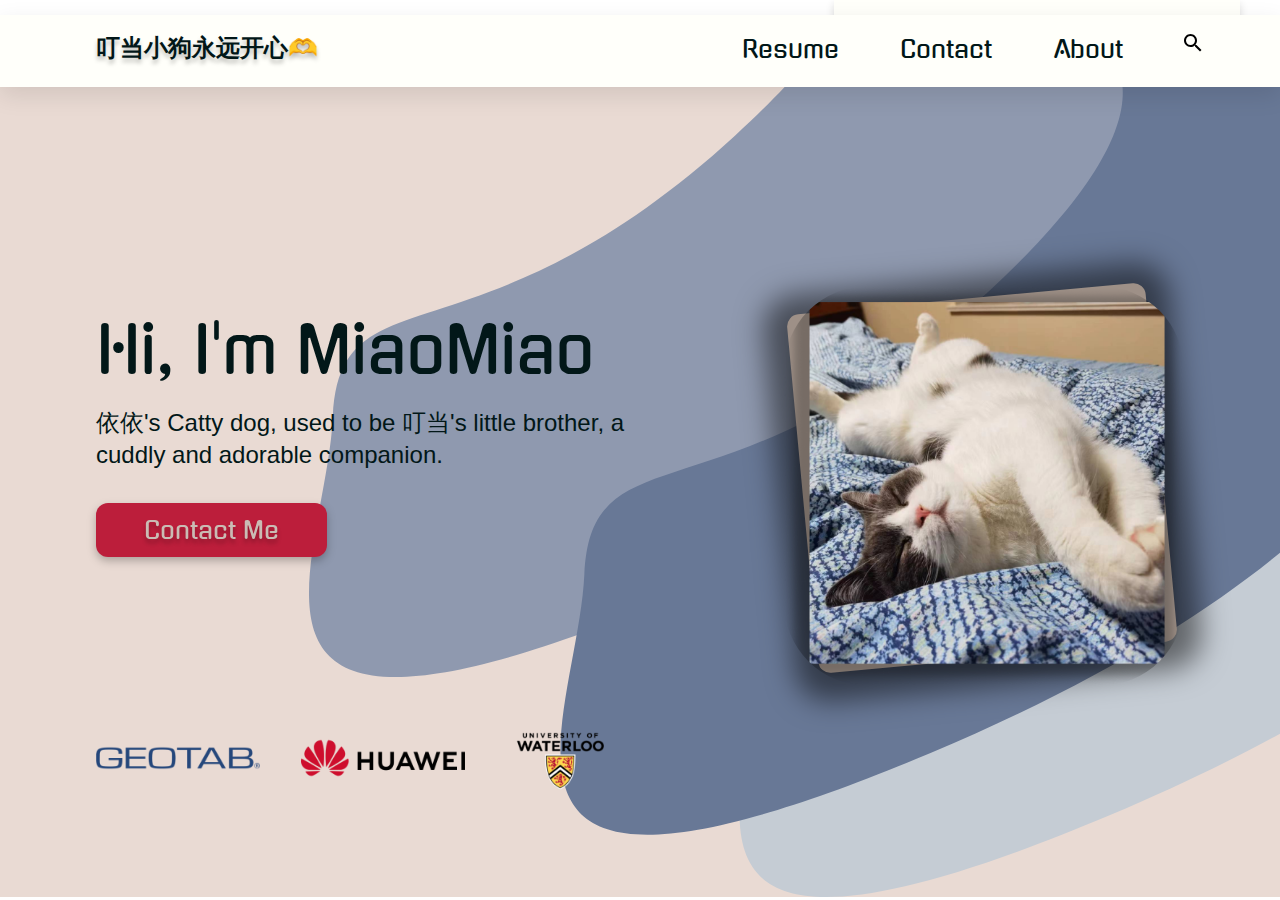
<file: index.html>
<!DOCTYPE html>
<html lang="en">
<head>
    <meta charset="UTF-8">
    <meta http-equiv="X-UA-Compatible" content="IE=edge">
    <meta name="viewport" content="width=device-width, initial-scale=1.0">
    <title>Welcome</title>
    <link rel="stylesheet" href="style.css">
    <link href='https://fonts.googleapis.com/css?family=Gugi' rel='stylesheet'>
<style>
body {
    font-family: 'Gugi';font-size: 22px;
}
</style>
</head>
<body>
    <div class="search-box">
        <input type="text" placeholder="Search anything">
    </div>

    <div class="nav-container">
        <div class="wrapper">
            <nav>
                <div class="logo">  
                    叮当小狗永远开心🫶
                </div>
                
                <ul class="nav-items">
                    <li>
                        <a href="#">Resume</a>
                    </li>
                    <li>
                        <a href="#">Contact</a>
                    </li>
                    <li>
                        <a href="#">About</a>
                    </li>
                    <li>
                        <a class="nav-btn-container" href="#">
                            <img class="search-button" src="images/search-icon.svg" alt="">
                            <img class="close-button" src="images/close-icon.svg" alt="">
                        </a>
                    </li>
                </ul>
            </nav>
        </div>
    </div>

    <div class="header-container">
        <div class="wrapper">
            <header>   
                <div class="profile-content">
                    <h1>Hi, I'm MiaoMiao</h1>
                    <p class="intro">
                        依依's Catty dog, used to be 叮当's little brother, a cuddly and adorable companion.                        
                    </p>
                    <a href="#">
                        Contact Me
                    </a>
                </div>

                <div class="profile-image">
                    <img src="images/photo.png" alt="">
                    <div class="photo-bg"></div>
                </div>
                
            </header>
            <div class="brand-icons">
                <a href="https://www.geotab.com">
                    <img src="images/Geotab-logo.png" alt="">
                </a>
                <a href="https://www.huawei.com/ca/">
                    <img src="images/Huawei-logo.png" alt="">
                </a>
                <a href="https://uwaterloo.ca/">
                    <img src="images/UW-logo.png" alt="">
                </a>
            </div>
        </div>
    </div>
    
    <script src="main.js"></script>
</body>
</html>
</file>
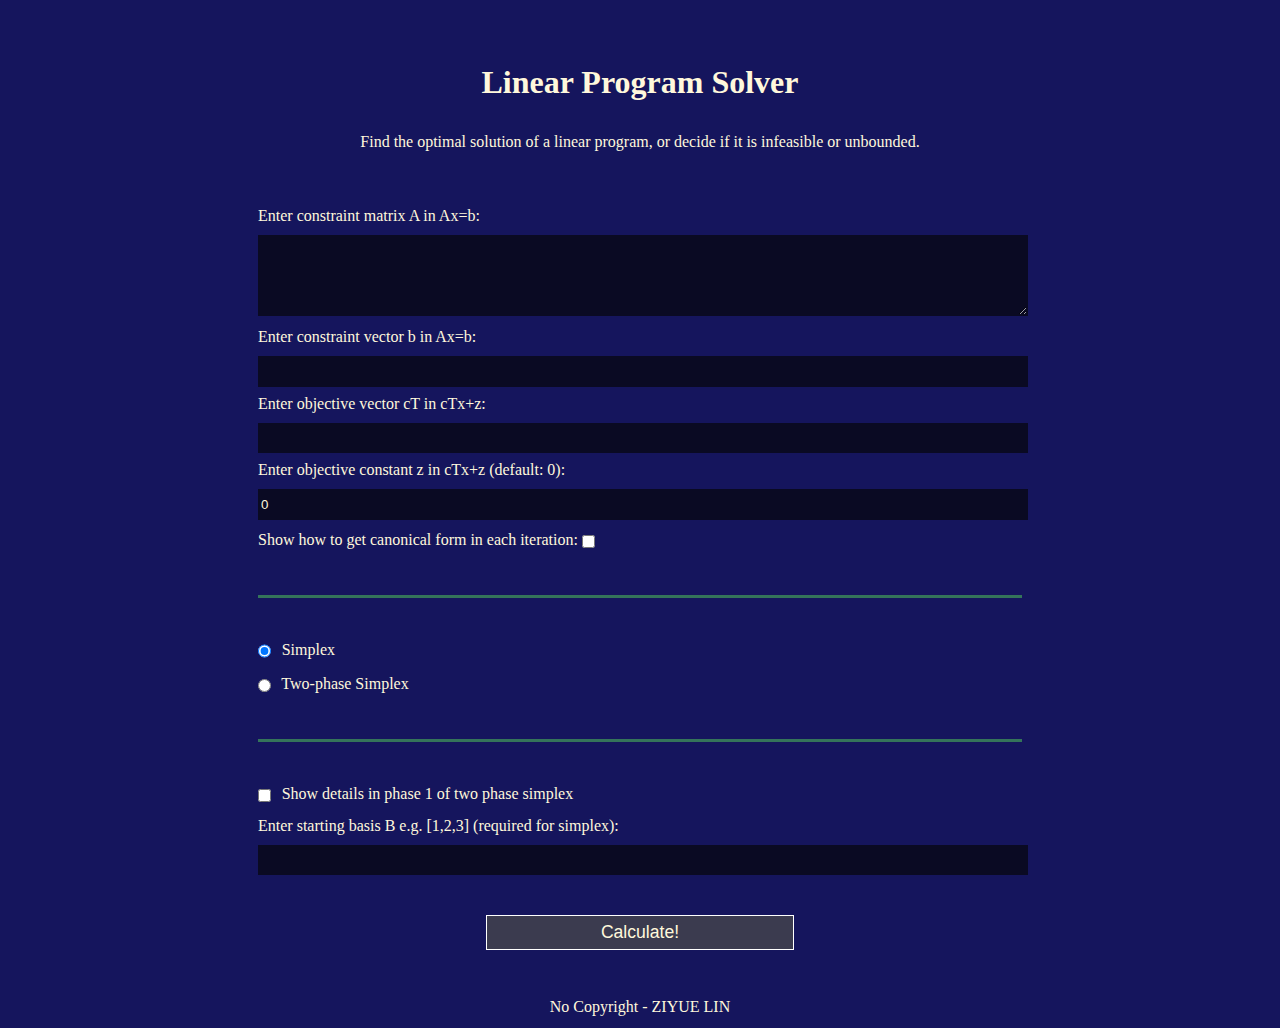
<file: projects/lp-solver.html>
<!DOCTYPE html>
<html>

<head>
    <meta charset="UTF-8">
    <meta http-equiv="X-UA-Compatible" content="IE=edge">
    <meta name="viewport" content="width=device-width, initial-scale=1.0">
    <title>Linear Program Solver</title>
    <link rel="stylesheet" href="../css/lp-solver-style.css">
</head>

<body> 
<h1>Linear Program Solver</h1>
<p>Find the optimal solution of a linear program, or decide if it is infeasible or unbounded.</p>
<form>

    <fieldset>
        <label for="matrix-A">
            Enter constraint matrix A in Ax=b:
            <textarea name="constraint-matrix-A" id="matrix-A" cols="30" rows="5" placeholder="[[1,0,0],[0,1,0],[0,0,1]]" required>

            </textarea>
        </label> 
        <label for="vector-b">
            Enter constraint vector b in Ax=b:
            <input type="text" name="constraint-vector-b" id="vector-b" required />
        </label> 
        <label for="vector-cT">
            Enter objective vector cT in cTx+z:
            <input type="text" name="objective-vector-cT" id="vector-cT" required />
        </label> 
        <label for="constant-z">
            Enter objective constant z in cTx+z (default: 0):
            <input type="int" name="objective-constant-z" id="constant-z" value=0 required />
        </label> 
        <label for="show-canonical"> Show how to get canonical form in each iteration:
            <input type="checkbox" id="show-canonical" class="inline"/>
        </label>
    </fieldset>

    <fieldset>
        <label for="simplex"> 
            <input type="radio" name="problem-type" id="simplex" class="inline" checked/>
            Simplex
        </label>
        <label for="simplex"> 
            <input type="radio" name="problem-type" id="two-phase-simplex" class="inline"/>
            Two-phase Simplex
        </label>
    </fieldset>

    <fieldset>
        <label for="show-phase-1-details" > 
            <input type="checkbox" id="show-phase-1-details" class="inline"/>
            Show details in phase 1 of two phase simplex
        </label>
        <label for="starting-basis">
            Enter starting basis B e.g. [1,2,3] (required for simplex):
            <input type="text" name="starting-basis" id="starting-basis" />
        </label> 
    </fieldset>
    <input type="submit" value="Calculate!">
</form>

<footer>
    <p>No Copyright - ZIYUE LIN</p>
</footer>

</body>

    
</html>
</file>
<file: style.css>
* {
    box-sizing: border-box;
    margin: 0;
  }
  
  html, body {
    height: 100%;
    overflow: hidden;
  }
  
  /* Navigation */
  
  .nav-container {
    background: #fffffa;
    box-shadow: 0px 8px 24px rgba(0, 0, 0, 0.1);
    height: 8vh;
    margin-top: -4%;
    z-index: 400;
    position: relative;
  }
  
  .wrapper {
    width: 85%;
    margin: 0 auto;
  }
  
  nav {
    display: flex;
    align-items: center;
    justify-content: space-between;
    height: 7.5vh;
  }
  
  nav ul {
    display: flex;
  }
  
  nav .logo {
    font-family: 'Inter';
    font-style: normal;
    font-weight: 700;
    font-size: 24px;
    line-height: 29px;
    display: flex;
    align-items: center;
    color: #021718;
    text-shadow: 0px 4px 4px rgba(0, 0, 0, 0.25);
  }
  
  .nav-items li {
    list-style: none;
    margin-right: 61.5px;
  }
  
  .nav-items li:nth-last-of-type(1) {
    margin: 0;
  }
  
  .nav-items li a {
    color: #021718;
    font-size: 24px;
    font-family: "Gugi", Poppins;
    text-decoration: none;
  }
  
  /* Header */
  
  .header-container {
    background: #e9dad3 url("images/background-effects.svg");
    background-repeat: no-repeat;
    background-position: right;
    background-size: contain;
    height: 90vh;
    display: flex;
    align-items: center;
  }
  
  header {
    display: flex;
    align-items: center;
    justify-content: space-between;
  }
  
  header h1 {
    font-weight: 400;
    font-size: 64px;
    line-height: 60px;
    display: flex;
    align-items: top;
    color: #021718;
    margin-bottom: 5%;
  }
  
  .intro {
    font-size: 24px;
    line-height: 32px;
    font-family: Arial, sans-serif;
    color: #021718;
    width: 530px;
    margin-bottom: 32px;
  }
  
  header a {
    color: #CABCB4;
    font-style: normal;
    font-weight: 400;
    font-size: 24px;
    line-height: 30px;
    display: flex;
    align-items: center;
    text-align: center;
    text-shadow: 0px 4px 4px rgba(0, 0, 0, 0.25);
    filter: drop-shadow(0px 4px 4px rgba(0, 0, 0, 0.25));
    padding: 12px 48px;
    background: #BC1E3B;
    border-radius: 12px;
    display: inline-block;
    transition: 300ms;
    
    text-decoration: none; /* Remove the underline */
  }
  
  header a:hover {
    transform: translateY(-8px);
  }
  
  /* Social Icons */
  
  .brand-icons {
    display: flex;
    align-items: center;
  }

  .brand-icons a img {
    width: 80%;
    margin-top: 32px;
  }

  .brand-icons a {
    margin: 0 0px;
  }
  
  .brand-icons a:nth-of-type(1){
    margin-left: 0px;
  }
  
  /* Profile image */
  
  header .profile-image {
    position: relative;
  }
  
  header .profile-image img {
    transition: 300ms;
    position: relative;
    width: 400px;
    height: 400px;
    margin-top: 100px;
    border-radius: 84px;
    
    z-index: 100;
  }
  
  header .profile-image img:hover {
    transform: rotate(5.32deg);
  }
  
  header .profile-image .photo-bg {
    position: absolute;
    width: 360px;
    height: 360px;
    left: 18px;
    top: 12px;
    margin-top: 100px;
  
    background: #9E9087;
    box-shadow: 0px 4px 28px 24px rgba(0, 0, 0, 0.5);
    border-radius: 12px;
    transform: rotate(-5.32deg);
  }
  

  /* Search Box */
  
  .search-box {
    width: 1200px;
    margin: 0 auto;
    text-align: right;
    position: relative;
    top: 0;
    z-index: 101;
  
    transition: 300ms;
  }
  
  .search-box.active {
    top: 72px;
  }
  
  .search-box input {
    background: #fffffa;
    box-shadow: 0px 4px 8px rgba(0, 0, 0, 0.15);
    border-radius: 0px 0px 8px 8px;
  
    font-size: 24px;
    line-height: 42px;
    border: 0;
    padding: 12px 48px;
  }
  
  .search-box input::placeholder {
    color: #b3b3b3;
  }
  
  /* Search & Close Buttons */
  
  .nav-btn-container {
    display: flex;
    position: relative;
  }
  
  .nav-btn-container img {
    position: absolute;
  }
  
  .nav-btn-container .close-button {
    opacity: 0;
    pointer-events: none;
    transform: translateY(-8px);
    transition: 300ms;
  }
  
  .nav-btn-container .search-button {
    pointer-events: auto;
    transition: 300ms;
  }
  
  .nav-btn-container.active .search-button {
    opacity: 0;
    pointer-events: none;
    transform: translateY(-8px);
  }
  
  .nav-btn-container.active .close-button {
    opacity: 1;
    pointer-events: auto;
    transform: translateY(0);
  }
  
  /* Hidden Items */
  
  .search-box {
    /* display: none; */
  }
</file>
<file: css/lp-solver-style.css>
body {
    margin: 5% 10% 5% 10%;
    width: 80%;
    height: 100vh;
    background-color: rgb(21, 21, 93);
    color: cornsilk;
    font-family: Tahoma;
}

h1, p {
    margin: 1em auto;
    text-align: center;
}

form {
    width: 60vw;
    margin: 0 auto;
    padding-bottom: 2em;
  }

fieldset {
    border: none;
    padding: 2rem 0;
    border-bottom: 3px solid rgb(52, 116, 90)
}

input, textarea {
    width: 100%;
    margin: 10px 0 0 0;
    background-color: #0a0a23;
    border: 1px solid #0a0a23; 
    min-height: 2em;
    color: cornsilk;
}


.inline {
    width: unset;
    margin: 0 0.5em 0 0;
    vertical-align: middle;
}

fieldset:last-of-type {
    border-bottom: none;
}

label {
    display: block;
    margin: 0.5rem 0;
}

input[type="submit"] {
    display:block;
    align-items: center;
    width:40%;
    margin: 0 auto;
    font-size: 1.1rem;
    background-color: #3b3b4f;
    border-color: white;
}
</file>
